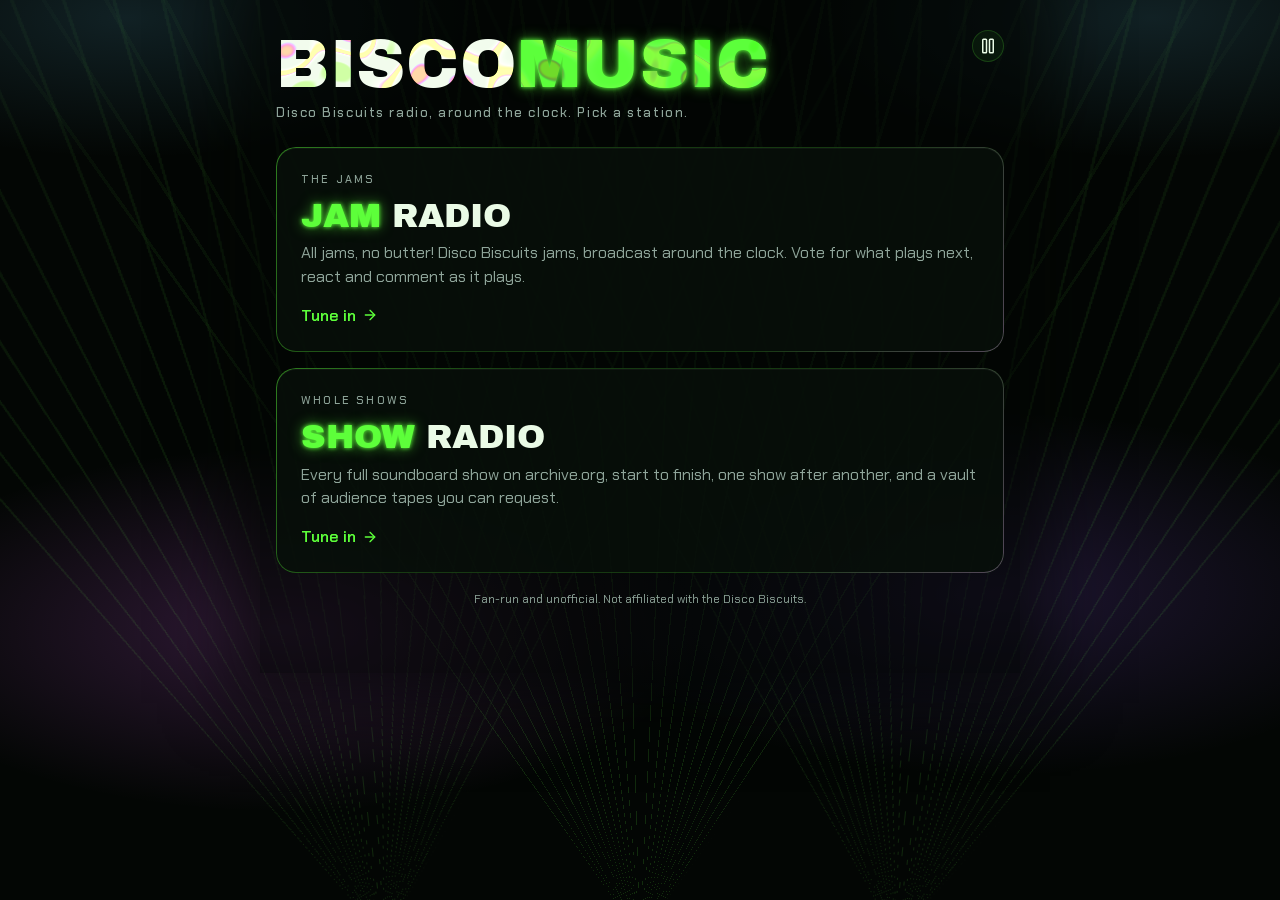
<file: home.html>
<!doctype html>
<html lang="en">
<head>
<meta charset="utf-8">
<meta name="viewport" content="width=device-width, initial-scale=1">
<title>biscomusic · Disco Biscuits radio</title>
<meta name="description" content="Two Disco Biscuits radio stations: Jam Radio plays the jams, Show Radio plays every full soundboard show on archive.org.">
<meta name="theme-color" content="#030604">
<link rel="icon" href="/static/favicon.svg" type="image/svg+xml">
<link rel="apple-touch-icon" href="/static/apple-touch-icon.png">
<meta property="og:type" content="website">
<meta property="og:site_name" content="biscomusic">
<meta property="og:title" content="biscomusic · Disco Biscuits radio">
<meta property="og:description" content="Jam Radio plays the jams. Show Radio plays every full soundboard show, start to finish.">
<meta property="og:url" content="https://biscomusic.com/">
<meta property="og:image" content="https://jams.biscomusic.com/static/og.png">
<meta name="twitter:card" content="summary_large_image">
<meta name="twitter:image" content="https://jams.biscomusic.com/static/og.png">
<link rel="preload" href="/static/fonts/archivo-black-400.woff2" as="font" type="font/woff2" crossorigin>
<link rel="preload" href="/static/fonts/chakra-petch-400.woff2" as="font" type="font/woff2" crossorigin>
<link rel="stylesheet" href="/static/app.css">
<meta name="icons" content="/static/icons.svg">
<style>
.stations{display:grid;gap:16px}
a.station{display:block;padding:24px;color:inherit;text-decoration:none}
a.station:hover{border-color:rgba(93,255,58,.5)}
a.station:hover .go{text-decoration:underline}
.station .name{font:400 clamp(24px,6vw,34px)/1.05 var(--logo);margin:10px 0 8px}
.station .name span{color:var(--accent);text-shadow:0 0 4px var(--accent),0 0 14px rgba(93,255,58,.6)}
.station p{margin:0;color:var(--dim)}
.station .go{display:inline-flex;align-items:center;gap:6px;margin-top:16px;color:var(--accent);font-weight:600}
.station .go .i{width:16px;height:16px}
</style>
</head>
<body>
<div class="lasers" aria-hidden="true"><i></i><i></i><i></i></div>
<main class="wrap">
  <header>
    <div class="brand">
      <h1 data-oil>BISCO<span>MUSIC</span></h1>
      <p class="tagline">Disco Biscuits radio, around the clock. Pick a station.</p>
    </div>
    <div class="hside">
      <button class="ghost motion" id="motion" type="button" aria-pressed="false" aria-label="Pause animations"><svg class="i" aria-hidden="true"><use href="/static/icons.svg#pause"/></svg></button>
    </div>
  </header>

  <nav class="stations" aria-label="Stations">
    <a class="station now" href="https://jams.biscomusic.com/" data-local="/">
      <div class="label">The jams</div>
      <div class="name"><span>JAM</span> RADIO</div>
      <p>All jams, no butter! Disco Biscuits jams, broadcast around the clock. Vote for what plays next, react and comment as it plays.</p>
      <span class="go">Tune in <svg class="i" aria-hidden="true"><use href="/static/icons.svg#arrow-right"/></svg></span>
    </a>
    <a class="station now" href="https://shows.biscomusic.com/" data-local="/shows/">
      <div class="label">Whole shows</div>
      <div class="name"><span>SHOW</span> RADIO</div>
      <p>Every full soundboard show on archive.org, start to finish, one show after another, and a vault of audience tapes you can request.</p>
      <span class="go">Tune in <svg class="i" aria-hidden="true"><use href="/static/icons.svg#arrow-right"/></svg></span>
    </a>
  </nav>
  <p class="fine">Fan-run and unofficial. Not affiliated with the Disco Biscuits.</p>
</main>
<script src="/static/icon.js"></script>
<script src="/static/a11y.js"></script>
<script src="/static/oil.js"></script>
<script>
// On biscomusic.com: the jam radio used to live here as an installed app; let go of its service worker.
// Elsewhere (server.py, a Pages preview) the stations are paths of this site.
if (/(^|\.)biscomusic\.com$/.test(location.hostname)) navigator.serviceWorker?.getRegistrations().then(rs => rs.forEach(r => r.unregister()));
else document.querySelectorAll('a[data-local]').forEach(a => { a.href = a.dataset.local; });
</script>
</body>
</html>
</file>
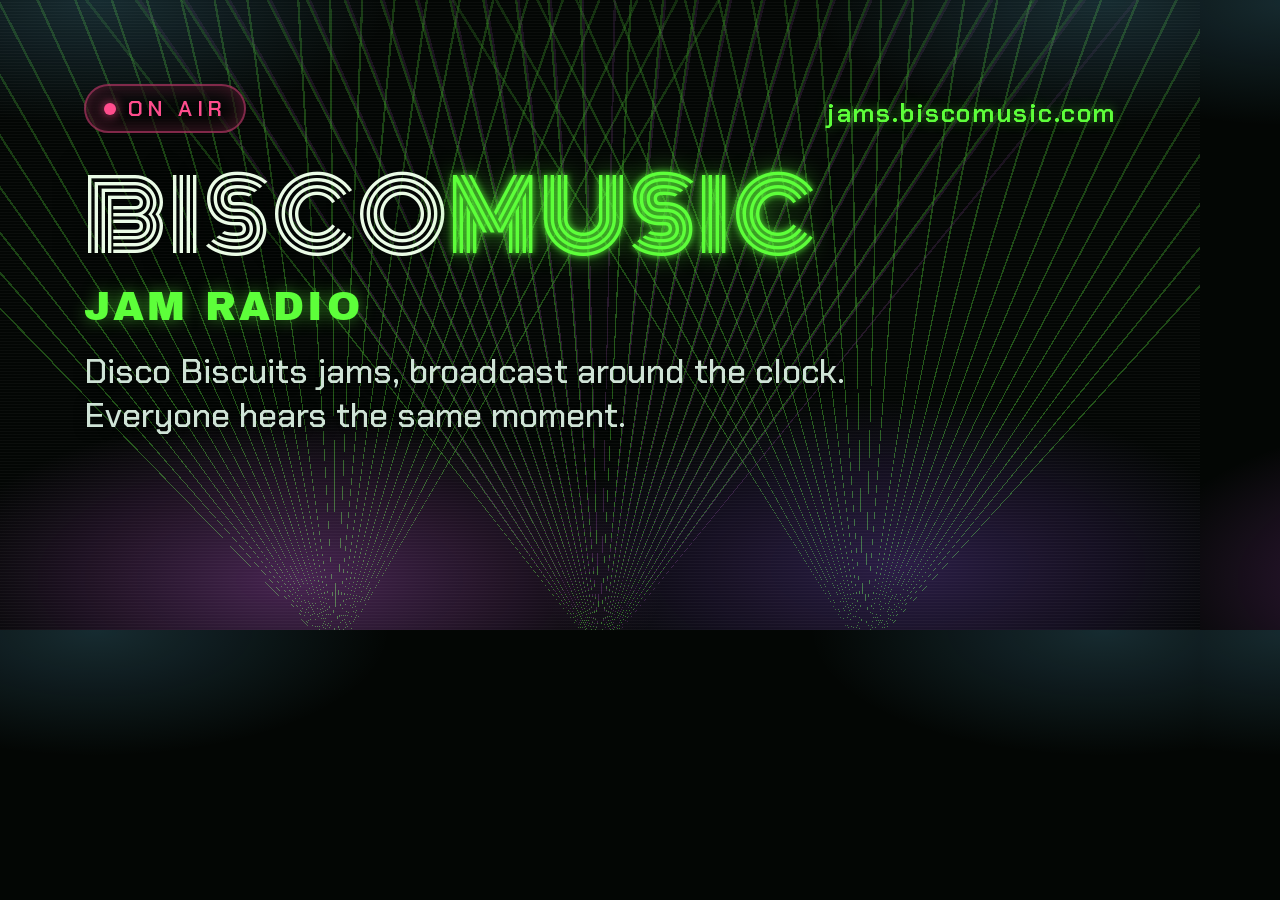
<file: art/og.html>
<!doctype html>
<!-- Source for static/og.png (1200x630 link preview). Regenerate with art/render.sh -->
<html><head><meta charset="utf-8"><style>
@font-face{font-family:'Chakra Petch';font-weight:500;src:url(../static/fonts/chakra-petch-500.woff2)}
@font-face{font-family:'Chakra Petch';font-weight:600;src:url(../static/fonts/chakra-petch-600.woff2)}
@font-face{font-family:'Archivo Black';src:url(../static/fonts/archivo-black-400.woff2)}
@font-face{font-family:'Monoton';src:url(../static/fonts/monoton-400.woff2)}
html,body{margin:0;width:1200px;height:630px;overflow:hidden}
body{background:
    radial-gradient(520px 240px at 25% 92%,rgba(226,104,255,.30),transparent 70%),
    radial-gradient(520px 240px at 75% 90%,rgba(155,92,255,.26),transparent 70%),
    radial-gradient(420px 180px at 8% 0%,rgba(111,214,255,.18),transparent 70%),
    radial-gradient(420px 180px at 92% 0%,rgba(111,214,255,.18),transparent 70%),#030604;
  color:#eafbe6;font-family:'Chakra Petch',sans-serif;position:relative}
.lasers{position:absolute;inset:0;mix-blend-mode:screen;opacity:.55}
.lasers i{position:absolute;bottom:-4%;width:1900px;height:1200px;left:var(--x);transform:translateX(-50%) rotate(var(--r,0deg));transform-origin:50% 100%;
  background:repeating-conic-gradient(from 0deg at 50% 100%,transparent 0deg 2.6deg,var(--c,rgba(93,255,58,.8)) 2.6deg 2.8deg);
  clip-path:polygon(50% 100%,0 0,100% 0);
  -webkit-mask-image:radial-gradient(ellipse 55% 100% at 50% 100%,#000 0%,rgba(0,0,0,.55) 45%,transparent 95%)}
.lasers i:nth-child(1){--x:28%;--r:-6deg}.lasers i:nth-child(2){--x:50%}.lasers i:nth-child(3){--x:72%;--r:6deg}
.lasers i:nth-child(4){--x:50%;--r:3deg;--c:rgba(226,104,255,.4)}
.scan{position:absolute;inset:0;background:repeating-linear-gradient(0deg,rgba(255,255,255,.03) 0 1px,transparent 1px 3px)}
.wrap{position:absolute;left:84px;top:84px;right:84px}
.live{display:inline-flex;align-items:center;gap:12px;font-size:22px;font-weight:600;letter-spacing:.2em;color:#ff4d8d;border:2px solid rgba(255,77,141,.5);padding:8px 18px;border-radius:999px;background:rgba(3,6,4,.6);box-shadow:0 0 22px rgba(255,77,141,.3) inset}
.live i{width:12px;height:12px;border-radius:50%;background:#ff4d8d;box-shadow:0 0 12px #ff4d8d}
h1{font:400 96px/1 'Monoton';margin:36px 0 22px;letter-spacing:.03em;white-space:nowrap;text-shadow:0 0 30px rgba(3,6,4,.9)}
h1 span{color:#5dff3a;text-shadow:0 0 6px #5dff3a,0 0 24px rgba(93,255,58,.7)}
.dial{font:400 40px/1 'Archivo Black';letter-spacing:.08em;color:#5dff3a;margin:0 0 22px;text-shadow:0 0 16px rgba(93,255,58,.5)}
p{font-size:34px;font-weight:500;line-height:1.3;color:#cfe3d6;margin:0;max-width:900px;text-shadow:0 2px 12px #030604}
.url{position:absolute;right:84px;top:96px;font-size:26px;font-weight:600;color:#5dff3a;letter-spacing:.06em;text-shadow:0 0 12px rgba(93,255,58,.5)}
</style></head><body>
<div class="lasers"><i></i><i></i><i></i><i></i></div>
<div class="scan"></div>
<div class="url">jams.biscomusic.com</div>
<div class="wrap">
  <div class="live"><i></i>ON AIR</div>
  <h1>BISCO<span>MUSIC</span></h1>
  <div class="dial">JAM RADIO</div>
  <p>Disco Biscuits jams, broadcast around the clock. Everyone hears the same moment.</p>
</div>
</body></html>
</file>
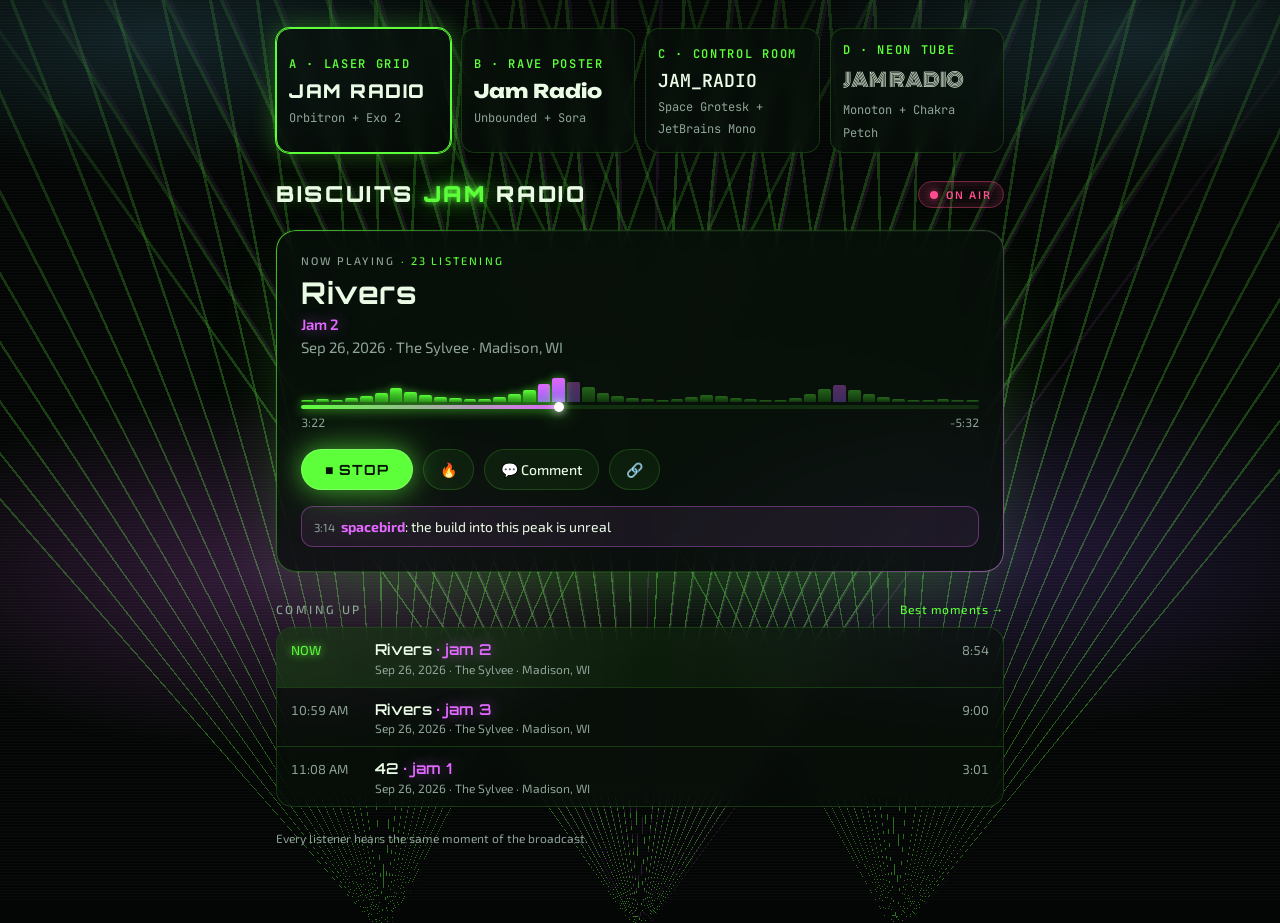
<file: art/styles.html>
<!doctype html>
<!-- Design exploration: "laser show" theme + font options. Not deployed (art/ isn't part of site/). -->
<html lang="en">
<head>
<meta charset="utf-8">
<meta name="viewport" content="width=device-width, initial-scale=1">
<title>Laser theme · font options</title>
<link rel="preconnect" href="https://fonts.googleapis.com">
<link rel="preconnect" href="https://fonts.gstatic.com" crossorigin>
<link href="https://fonts.googleapis.com/css2?family=Orbitron:wght@500;700;900&family=Exo+2:wght@400;500;600;700&family=Unbounded:wght@400;600;800&family=Sora:wght@400;500;600;700&family=Space+Grotesk:wght@400;500;600;700&family=JetBrains+Mono:wght@400;600&family=Monoton&family=Chakra+Petch:wght@400;500;600;700&display=swap" rel="stylesheet">
<style>
/* Palette sampled from the Disco Biscuits laser photo */
:root{
  --bg:#030604; --text:#eafbe6; --dim:#8fa59a; --line:rgba(93,255,58,.18);
  --laser:#5dff3a; --laser-deep:#1f7a12; --magenta:#e268ff; --violet:#9b5cff; --ice:#6fd6ff; --live:#ff4d8d;
  --card:rgba(8,16,10,.72);
  --display:'Orbitron',sans-serif; --body:'Exo 2',sans-serif; --mono:var(--body);
  --logo:var(--display); --logo-size:22px; --logo-track:.12em; --logo-weight:900;
  --song-size:30px; --song-weight:700; --song-track:.02em; --label-track:.2em;
}
[data-font="unbounded"]{--display:'Unbounded',sans-serif;--body:'Sora',sans-serif;--logo-weight:800;--logo-track:.04em;--song-weight:800;--song-track:0}
[data-font="terminal"]{--display:'Space Grotesk',sans-serif;--body:'Space Grotesk',sans-serif;--mono:'JetBrains Mono',monospace;--logo:'JetBrains Mono',monospace;--logo-weight:600;--logo-track:.08em;--song-size:32px;--song-weight:700;--song-track:-.01em}
[data-font="neon"]{--display:'Chakra Petch',sans-serif;--body:'Chakra Petch',sans-serif;--logo:'Monoton',cursive;--logo-weight:400;--logo-size:34px;--logo-track:.04em;--song-weight:700;--song-track:.01em}
/* Monoton's tube lines blur under a heavy glow; keep it tight */
[data-font="neon"] .logo{text-shadow:none}
[data-font="neon"] .logo span{text-shadow:0 0 4px var(--laser),0 0 14px rgba(93,255,58,.6)}

*{box-sizing:border-box}
html{background:var(--bg)}
body{margin:0;color:var(--text);font:15px/1.5 var(--body);min-height:100vh;overflow-x:hidden;
  background:
    radial-gradient(600px 260px at 22% 62%,rgba(226,104,255,.22),transparent 70%),
    radial-gradient(600px 260px at 78% 60%,rgba(155,92,255,.20),transparent 70%),
    radial-gradient(500px 200px at 12% 4%,rgba(111,214,255,.14),transparent 70%),
    radial-gradient(500px 200px at 88% 4%,rgba(111,214,255,.14),transparent 70%),
    var(--bg)}

/* Laser fans: thin beams from emitters along the stage line, fading upward */
.lasers{position:fixed;inset:0;pointer-events:none;z-index:0;mix-blend-mode:screen;opacity:.55}
.lasers i{position:absolute;bottom:-4%;width:160vmax;height:110vmax;left:var(--x);transform:translateX(-50%) rotate(var(--r,0deg));transform-origin:50% 100%;
  background:repeating-conic-gradient(from 0deg at 50% 100%,transparent 0deg 2.6deg,var(--c,rgba(93,255,58,.8)) 2.6deg 2.8deg);
  clip-path:polygon(50% 100%,0 0,100% 0);
  -webkit-mask-image:radial-gradient(ellipse 55% 100% at 50% 100%,#000 0%,rgba(0,0,0,.55) 45%,transparent 95%);
  mask-image:radial-gradient(ellipse 55% 100% at 50% 100%,#000 0%,rgba(0,0,0,.55) 45%,transparent 95%);
  animation:sweep 9s ease-in-out infinite alternate}
.lasers i:nth-child(1){--x:30%;--r:-6deg;animation-delay:-2s}
.lasers i:nth-child(2){--x:50%;--r:0deg;--c:rgba(93,255,58,.9)}
.lasers i:nth-child(3){--x:70%;--r:6deg;animation-delay:-5s}
.lasers i:nth-child(4){--x:50%;--c:rgba(226,104,255,.35);--r:3deg;animation-duration:13s}
@keyframes sweep{to{transform:translateX(-50%) rotate(calc(var(--r,0deg) + 5deg))}}
.scan{position:fixed;inset:0;pointer-events:none;z-index:0;background:repeating-linear-gradient(0deg,rgba(255,255,255,.025) 0 1px,transparent 1px 3px)}

.wrap{position:relative;z-index:1;max-width:760px;margin:0 auto;padding:28px 16px 64px}

/* Font switcher */
.picker{display:grid;grid-template-columns:repeat(4,1fr);gap:10px;margin-bottom:28px}
.picker button{all:unset;cursor:pointer;background:rgba(8,16,10,.6);border:1px solid var(--line);border-radius:14px;padding:12px 12px 10px;backdrop-filter:blur(8px)}
.picker button[aria-pressed="true"]{border-color:var(--laser);box-shadow:0 0 0 1px var(--laser),0 0 24px rgba(93,255,58,.35)}
.picker b{display:block;font-size:12px;letter-spacing:.14em;text-transform:uppercase;color:var(--laser);font-family:'JetBrains Mono',monospace;font-weight:600}
.picker .spec{display:block;font-size:19px;margin:6px 0 2px;color:var(--text);white-space:nowrap;overflow:hidden;text-overflow:ellipsis}
.picker small{color:var(--dim);font-size:12px;font-family:'JetBrains Mono',monospace}
.picker:focus-within button:focus-visible{outline:2px solid var(--laser);outline-offset:2px}

/* Player mock in the new theme */
header{display:flex;align-items:center;justify-content:space-between;margin-bottom:22px;gap:12px}
.logo{font-family:var(--logo);font-weight:var(--logo-weight);font-size:var(--logo-size);letter-spacing:var(--logo-track);margin:0;line-height:1.1;
  text-shadow:0 0 18px rgba(93,255,58,.35)}
.logo span{color:var(--laser);text-shadow:0 0 6px var(--laser),0 0 22px rgba(93,255,58,.8),0 0 48px rgba(93,255,58,.45)}
.live{display:inline-flex;align-items:center;gap:8px;font:600 11px/1 var(--mono);letter-spacing:.18em;color:var(--live);border:1px solid rgba(255,77,141,.45);padding:7px 11px;border-radius:999px;box-shadow:0 0 16px rgba(255,77,141,.25) inset;white-space:nowrap}
.live i{width:8px;height:8px;border-radius:50%;background:var(--live);box-shadow:0 0 10px var(--live);animation:pulse 1.4s infinite}
@keyframes pulse{50%{opacity:.25}}

.now{position:relative;background:var(--card);border:1px solid var(--line);border-radius:20px;padding:24px;backdrop-filter:blur(14px);
  box-shadow:0 0 0 1px rgba(93,255,58,.05),0 30px 80px -30px rgba(93,255,58,.35),inset 0 1px 0 rgba(255,255,255,.04)}
.now::before{content:"";position:absolute;inset:-1px;border-radius:inherit;padding:1px;pointer-events:none;
  background:linear-gradient(120deg,rgba(93,255,58,.7),transparent 30%,transparent 70%,rgba(226,104,255,.6));
  -webkit-mask:linear-gradient(#000 0 0) content-box,linear-gradient(#000 0 0);-webkit-mask-composite:xor;mask-composite:exclude}
.label{font:500 11px/1 var(--mono);letter-spacing:var(--label-track);text-transform:uppercase;color:var(--dim)}
.label .count{color:var(--laser);margin-left:6px}
.song{font-family:var(--display);font-size:var(--song-size);font-weight:var(--song-weight);letter-spacing:var(--song-track);margin:10px 0 4px;line-height:1.1}
.jam{color:var(--magenta);font-weight:600;text-shadow:0 0 14px rgba(226,104,255,.5)}
.show{color:var(--dim)}
.heat{display:flex;align-items:flex-end;gap:2px;height:24px;margin-top:20px}
.heat b{flex:1;border-radius:2px 2px 0 0;background:linear-gradient(var(--laser),var(--laser-deep));opacity:.35}
.heat b.p{opacity:1;box-shadow:0 0 8px rgba(93,255,58,.6)}
.heat b.hot{background:linear-gradient(var(--magenta),var(--violet))}
.bar{height:4px;background:rgba(93,255,58,.12);border-radius:2px;margin:3px 0 6px;position:relative}
.bar div{height:100%;width:38%;border-radius:2px;background:linear-gradient(90deg,var(--laser),var(--magenta));box-shadow:0 0 12px var(--laser)}
.bar div::after{content:"";position:absolute;left:38%;top:50%;width:10px;height:10px;border-radius:50%;background:#fff;transform:translate(-50%,-50%);box-shadow:0 0 10px #fff,0 0 22px var(--laser)}
.times{display:flex;justify-content:space-between;font:12px var(--mono);color:var(--dim);font-variant-numeric:tabular-nums}
.controls{display:flex;gap:10px;margin-top:20px;flex-wrap:wrap;align-items:center}
.btn{font:700 14px var(--display);letter-spacing:.06em;text-transform:uppercase;border-radius:999px;padding:12px 24px;cursor:pointer;border:0;color:#031203;
  background:var(--laser);box-shadow:0 0 0 1px rgba(255,255,255,.2) inset,0 0 24px rgba(93,255,58,.55),0 0 60px rgba(93,255,58,.25)}
.ghost{font:500 14px var(--body);color:var(--text);background:rgba(93,255,58,.06);border:1px solid var(--line);border-radius:999px;padding:11px 16px;cursor:pointer}
.pop{margin-top:16px;background:rgba(226,104,255,.08);border:1px solid rgba(226,104,255,.35);border-radius:12px;padding:9px 12px;font-size:14px}
.pop small{font-family:var(--mono);color:var(--dim);margin-right:6px}
.pop b{color:var(--magenta)}
h2{font:500 12px var(--mono);letter-spacing:var(--label-track);text-transform:uppercase;color:var(--dim);margin:30px 0 10px;display:flex;justify-content:space-between}
h2 a{color:var(--laser);text-decoration:none;letter-spacing:.04em;text-transform:none}
ol{list-style:none;margin:0;padding:0;border:1px solid var(--line);border-radius:16px;overflow:hidden;background:rgba(8,16,10,.55);backdrop-filter:blur(10px)}
li{display:grid;grid-template-columns:72px 1fr auto;gap:12px;padding:11px 14px;border-top:1px solid var(--line);align-items:baseline}
li:first-child{border-top:0}
li .t,li .d{font:13px var(--mono);color:var(--dim);font-variant-numeric:tabular-nums}
li .s{font-family:var(--display);font-weight:600;letter-spacing:var(--song-track)}
li .s small{display:block;font:12px var(--body);color:var(--dim);letter-spacing:0}
li.cur{background:linear-gradient(90deg,rgba(93,255,58,.12),transparent)}
li.cur .t{color:var(--laser);text-shadow:0 0 8px var(--laser)}
.note{color:var(--dim);font-size:12px;margin-top:22px}
@media(max-width:560px){.picker{grid-template-columns:repeat(2,1fr)}.song{font-size:calc(var(--song-size) * .8)}.logo{font-size:calc(var(--logo-size) * .8)}li{grid-template-columns:58px 1fr auto}.ghost .wide{display:none}}
@media(prefers-reduced-motion:reduce){*{animation:none!important}}
</style>
</head>
<body data-font="orbitron">
<div class="lasers" aria-hidden="true"><i></i><i></i><i></i><i></i></div>
<div class="scan" aria-hidden="true"></div>

<main class="wrap">
  <div class="picker" role="group" aria-label="Font options">
    <button data-pick="orbitron" aria-pressed="true"><b>A · Laser Grid</b><span class="spec" style="font:900 19px Orbitron;letter-spacing:.08em">JAM RADIO</span><small>Orbitron + Exo 2</small></button>
    <button data-pick="unbounded" aria-pressed="false"><b>B · Rave Poster</b><span class="spec" style="font:800 19px Unbounded">Jam Radio</span><small>Unbounded + Sora</small></button>
    <button data-pick="terminal" aria-pressed="false"><b>C · Control Room</b><span class="spec" style="font:600 18px 'JetBrains Mono'">JAM_RADIO</span><small>Space Grotesk + JetBrains Mono</small></button>
    <button data-pick="neon" aria-pressed="false"><b>D · Neon Tube</b><span class="spec" style="font:400 19px Monoton">JAM RADIO</span><small>Monoton + Chakra Petch</small></button>
  </div>

  <header>
    <h1 class="logo">BISCUITS <span>JAM</span> RADIO</h1>
    <div class="live"><i></i>ON AIR</div>
  </header>

  <section class="now">
    <div class="label">Now playing<span class="count">· 23 listening</span></div>
    <div class="song">Rivers</div>
    <div><span class="jam">Jam 2</span></div>
    <div class="show">Sep 26, 2026 · The Sylvee · Madison, WI</div>
    <div class="heat" id="heat"></div>
    <div class="bar"><div></div></div>
    <div class="times"><span>3:22</span><span>-5:32</span></div>
    <div class="controls">
      <button class="btn">■ Stop</button>
      <button class="ghost" aria-label="React with fire">🔥</button>
      <button class="ghost">💬<span class="wide"> Comment</span></button>
      <button class="ghost" aria-label="Share">🔗</button>
    </div>
    <div class="pop"><small>3:14</small><b>spacebird</b>: the build into this peak is unreal</div>
  </section>

  <h2>Coming up <a href="#">Best moments →</a></h2>
  <ol>
    <li class="cur"><span class="t">NOW</span><span class="s">Rivers <span class="jam">· jam 2</span><small>Sep 26, 2026 · The Sylvee · Madison, WI</small></span><span class="d">8:54</span></li>
    <li><span class="t">10:59 AM</span><span class="s">Rivers <span class="jam">· jam 3</span><small>Sep 26, 2026 · The Sylvee · Madison, WI</small></span><span class="d">9:00</span></li>
    <li><span class="t">11:08 AM</span><span class="s">42 <span class="jam">· jam 1</span><small>Sep 26, 2026 · The Sylvee · Madison, WI</small></span><span class="d">3:01</span></li>
  </ol>
  <p class="note">Every listener hears the same moment of the broadcast.</p>
</main>
<script>
const h = [2,3,2,4,6,9,14,10,7,5,4,3,3,5,8,12,18,24,20,15,9,6,4,3,2,3,5,7,6,4,3,2,2,4,8,13,17,12,8,5,3,2,2,3,2,2];
document.getElementById('heat').append(...h.map((v, i) => { const b = document.createElement('b'); b.style.height = (100 * v / 24) + '%'; b.className = (i < 18 ? 'p' : '') + (v > 15 ? ' hot' : ''); return b; }));
document.querySelectorAll('[data-pick]').forEach(b => b.onclick = () => {
  document.body.dataset.font = b.dataset.pick;
  document.querySelectorAll('[data-pick]').forEach(x => x.setAttribute('aria-pressed', x === b));
});
</script>
</body>
</html>
</file>
<file: static/app.css>
/* Biscuits Jam Radio: the radio page (index.html) and the panels that open over it (static/<route>.js)
   "Laser show" theme: palette sampled from a Disco Biscuits laser photo.
   Fonts: Archivo Black (logo) + Chakra Petch (everything else), self-hosted, SIL OFL (see fonts/). */

@font-face{font-family:'Chakra Petch';font-style:normal;font-weight:400;font-display:swap;src:url(fonts/chakra-petch-400.woff2) format('woff2')}
@font-face{font-family:'Chakra Petch';font-style:normal;font-weight:500;font-display:swap;src:url(fonts/chakra-petch-500.woff2) format('woff2')}
@font-face{font-family:'Chakra Petch';font-style:normal;font-weight:600;font-display:swap;src:url(fonts/chakra-petch-600.woff2) format('woff2')}
@font-face{font-family:'Chakra Petch';font-style:normal;font-weight:700;font-display:swap;src:url(fonts/chakra-petch-700.woff2) format('woff2')}
@font-face{font-family:'Archivo Black';font-style:normal;font-weight:400;font-display:swap;src:url(fonts/archivo-black-400.woff2) format('woff2')}

:root{
  --bg:#030604; --card:rgba(8,16,10,.84); --card-solid:#08100a; --line:rgba(93,255,58,.18); --text:#eafbe6; --dim:#8fa59a;
  --accent:#5dff3a; --accent-deep:#1f7a12;          /* laser green */
  --accent2:#e268ff; --violet:#9b5cff;              /* stage haze */
  --ice:#6fd6ff;                                    /* chandeliers */
  --live:#ff4d8d;
  --font:'Chakra Petch',system-ui,-apple-system,'Segoe UI',sans-serif;
  --logo:'Archivo Black','Chakra Petch',sans-serif;
}
*{box-sizing:border-box}
html{background:var(--bg)}
body{margin:0;color:var(--text);font:16px/1.45 var(--font);min-height:100vh;overflow-x:hidden;
  background:
    radial-gradient(600px 260px at 22% 70%,rgba(226,104,255,.20),transparent 70%),
    radial-gradient(600px 260px at 78% 66%,rgba(155,92,255,.18),transparent 70%),
    radial-gradient(500px 200px at 10% 2%,rgba(111,214,255,.13),transparent 70%),
    radial-gradient(500px 200px at 90% 2%,rgba(111,214,255,.13),transparent 70%),
    var(--bg)}

/* Laser fans from emitters along the "stage" at the bottom of the screen; faint, so they stay behind the music */
.lasers{position:fixed;inset:0;pointer-events:none;z-index:0;mix-blend-mode:screen;opacity:.18;overflow:hidden}
.lasers i{position:absolute;bottom:-4%;width:160vmax;height:110vmax;left:var(--x);transform:translateX(-50%) rotate(var(--r,0deg));transform-origin:50% 100%;will-change:transform;
  background:repeating-conic-gradient(from 0deg at 50% 100%,transparent 0deg 2.6deg,var(--c,rgba(93,255,58,.8)) 2.6deg 2.8deg);
  clip-path:polygon(50% 100%,0 0,100% 0);
  -webkit-mask-image:radial-gradient(ellipse 55% 100% at 50% 100%,#000 0%,rgba(0,0,0,.55) 45%,transparent 95%);
  mask-image:radial-gradient(ellipse 55% 100% at 50% 100%,#000 0%,rgba(0,0,0,.55) 45%,transparent 95%);
  animation:sweep 14s ease-in-out infinite alternate}
.lasers i:nth-child(1){--x:30%;--r:-6deg;animation-delay:-3s}
.lasers i:nth-child(2){--x:50%;--c:rgba(93,255,58,.9)}
.lasers i:nth-child(3){--x:70%;--r:6deg;animation-delay:-8s}
@keyframes sweep{to{transform:translateX(-50%) rotate(calc(var(--r,0deg) + 5deg))}}

.wrap{position:relative;z-index:1;max-width:760px;margin:0 auto;padding:30px 16px 64px}
/* A dark veil over the lasers behind the content, so text that isn't on a card (headings, the tagline,
   links) keeps 4.5:1 contrast when a beam passes behind it (WCAG 1.4.3). */
.wrap::before{content:"";position:absolute;inset:0;z-index:-1;pointer-events:none;background:rgba(3,6,4,.6);
  box-shadow:0 0 60px 30px rgba(3,6,4,.6)}
header{display:flex;align-items:flex-start;justify-content:space-between;gap:12px;margin-bottom:24px}
/* Right of the name: the ON AIR pill, and the pause-animations button beside it (under it on phones,
   leaving the name more room) */
.hside{display:flex;align-items:center;gap:8px;flex:none}
@media(max-width:480px){.hside{flex-direction:column;align-items:flex-end}}
.hside .motion{width:32px;height:32px;padding:0;border-radius:50%}
/* The biscomusic wordmark, the same on every page, as big as fits on one line beside the pill: "BISCOMUSIC"
   is 7.3em wide in Archivo Black, so 100cqw / 7.4 of the brand box, up to 68px. The rem floor makes it grow
   with text zoom (WCAG 1.4.4). static/oil.js fills the letters with moving oil. Under it, the station's
   name (.dial) in solid green: it stays readable at any size, where the oil wouldn't. */
.brand{flex:1;min-width:0;container-type:inline-size}
h1{font:400 clamp(32px,8vw,68px)/1 var(--logo);letter-spacing:.01em;margin:0}
@supports (width:1cqw){h1{font-size:max(.875rem,min(68px,100cqw / 7.4))}}
h1 span{color:var(--accent);text-shadow:0 0 4px var(--accent),0 0 14px rgba(93,255,58,.6)}
/* The name links back to the station picker (biscomusic.com); it keeps the heading's look */
h1 a{color:inherit;text-decoration:none}
.dial{margin:10px 0 0;font:400 clamp(18px,4.6vw,24px)/1 var(--logo);letter-spacing:.08em;color:var(--accent);text-shadow:0 0 10px rgba(93,255,58,.45)}
.tagline{margin:6px 0 0;font-size:13px;font-weight:500;letter-spacing:.12em;color:var(--dim)}
.live{display:inline-flex;align-items:center;gap:8px;font-size:11px;font-weight:600;letter-spacing:.18em;color:var(--dim);border:1px solid var(--line);padding:7px 11px;border-radius:999px;white-space:nowrap}
.live i{width:8px;height:8px;border-radius:50%;background:var(--dim)}
.live.on{color:var(--live);border-color:rgba(255,77,141,.45);box-shadow:0 0 16px rgba(255,77,141,.25) inset}
.live.on i{background:var(--live);box-shadow:0 0 10px var(--live);animation:pulse 1.4s infinite}
@keyframes pulse{50%{opacity:.25}}

/* Cards: dark glass with a faint green-to-magenta edge */
.now,.moment,.cform{position:relative;background:var(--card);border:1px solid var(--line);border-radius:20px}
.now{padding:24px;box-shadow:inset 0 1px 0 rgba(255,255,255,.04)}
.now::before,.moment::before{content:"";position:absolute;inset:-1px;border-radius:inherit;padding:1px;pointer-events:none;opacity:.5;
  background:linear-gradient(120deg,rgba(93,255,58,.7),transparent 30%,transparent 70%,rgba(226,104,255,.6));
  -webkit-mask:linear-gradient(#000 0 0) content-box,linear-gradient(#000 0 0);-webkit-mask-composite:xor;mask-composite:exclude}
.label{font-size:11px;font-weight:500;letter-spacing:.2em;text-transform:uppercase;color:var(--dim)}
.count{color:var(--accent);margin-left:6px}
.count::before{content:"· ";color:var(--dim)}
.song{font-size:32px;font-weight:700;letter-spacing:.01em;margin:10px 0 4px;line-height:1.1}
/* static/oil.js paints [data-oil] letters on a canvas over them; the text itself stays for layout and selection */
.oil,.oil *{color:transparent}
.oil::selection,.oil *::selection{color:transparent;background:rgba(93,255,58,.3)}
.oil-canvas{position:absolute;pointer-events:none}
.jam{color:var(--accent2);font-weight:600}
.show{color:var(--dim)}
.show a{color:inherit;text-decoration:underline;text-decoration-color:var(--line);text-underline-offset:3px}
.show a:hover{color:var(--text)}

.times{display:flex;justify-content:space-between;font-size:12px;color:var(--dim);font-variant-numeric:tabular-nums}

.controls{display:flex;align-items:center;gap:12px;margin-top:20px;flex-wrap:wrap}
button{font:700 14px var(--font);letter-spacing:.08em;text-transform:uppercase;border:0;border-radius:999px;padding:12px 26px;cursor:pointer;color:#031203;
  background:var(--accent);box-shadow:inset 0 0 0 1px rgba(255,255,255,.2),0 0 14px rgba(93,255,58,.3)}
button.stop{background:transparent;color:var(--accent);box-shadow:inset 0 0 0 1px var(--accent)}
button.ghost{background:rgba(93,255,58,.06);color:var(--text);box-shadow:none;border:1px solid var(--line);padding:10px 16px;font-weight:500;letter-spacing:.02em;text-transform:none}
button.ghost:hover{border-color:rgba(93,255,58,.5)}
button .wide{margin-left:.35em}
button.fire{padding:10px 14px;font-size:16px;position:relative;overflow:visible}
input[type=range]{accent-color:var(--accent);width:120px}
.eq{display:flex;gap:3px;align-items:flex-end;height:22px;margin-left:auto;opacity:0;transition:opacity .3s}
.eq.on{opacity:1}.eq b{width:4px;background:var(--accent);box-shadow:0 0 6px var(--accent);border-radius:2px;animation:eq 1s infinite ease-in-out}
.eq b:nth-child(2){animation-delay:-.4s}.eq b:nth-child(3){animation-delay:-.7s}.eq b:nth-child(4){animation-delay:-.2s}
@keyframes eq{0%,100%{height:4px}50%{height:22px}}

/* Comment pop-ups and the comment form */
.pops{margin-top:16px;display:flex;flex-direction:column;gap:6px;min-height:0}
.pop{background:rgba(226,104,255,.08);border:1px solid rgba(226,104,255,.35);border-radius:12px;padding:8px 12px;font-size:15px;animation:popin .35s ease-out}
.pop b,.cl b{color:var(--accent2);font-weight:600}
.pop small,.cl small{color:var(--dim);font-variant-numeric:tabular-nums;margin-right:6px}
@keyframes popin{from{opacity:0;transform:translateY(6px)}}
.cform{padding:16px;margin-top:16px;display:grid;gap:10px}
.cform input,.cform textarea{width:100%;background:rgba(0,0,0,.45);color:var(--text);border:1px solid var(--line);border-radius:10px;padding:10px 12px;font:inherit}
.cform input:focus,.cform textarea:focus{border-color:var(--accent);outline:none;box-shadow:0 0 0 1px var(--accent),0 0 16px rgba(93,255,58,.25)}
.cform textarea{min-height:72px;resize:vertical}
.cform .row{display:flex;gap:10px;align-items:center;flex-wrap:wrap}
.cform .msg{color:var(--live);font-size:13px}
.cform .count{color:var(--dim);font-size:12px;margin-left:auto}
.cform .count::before{content:none}

/* Lists */
h2{font-size:12px;font-weight:500;letter-spacing:.2em;text-transform:uppercase;color:var(--dim);margin:32px 0 10px}
h2.split{display:flex;justify-content:space-between;align-items:baseline;gap:12px}
h2.split a{color:var(--accent);text-decoration:none;letter-spacing:.04em;text-transform:none;font-size:13px}
ol{list-style:none;margin:0;padding:0;border:1px solid var(--line);border-radius:16px;overflow:hidden;background:rgba(8,16,10,.7)}
li{display:grid;grid-template-columns:72px 1fr auto;gap:12px;padding:11px 14px;border-top:1px solid var(--line);align-items:baseline}
li:first-child{border-top:0}
li .t{color:var(--dim);font-variant-numeric:tabular-nums;font-size:13px}
li .s{font-weight:600}
li .s small{color:var(--dim);display:block;font-size:12px;font-weight:400}
li .d{color:var(--dim);font-size:13px;font-variant-numeric:tabular-nums}
li .jam{color:var(--dim);font-weight:500}
/* Up next: a show's date and venue once, above its run of tracks */
#next li{padding-block:9px}
#next li.grp{display:block;padding:12px 14px 4px;font-size:12px;letter-spacing:.04em;color:var(--dim);background:rgba(0,0,0,.25)}
#next li.grp+li{border-top:0}
#next li.later{grid-template-columns:1fr auto}
.cl li{grid-template-columns:72px 1fr auto}
.cl li.past .t{color:var(--accent)}
.cl .s{font-weight:400}
.cl .empty{grid-column:1/-1;color:var(--dim);font-size:13px}
.cl .sh{background:none;box-shadow:none;border:0;padding:0 4px;font-size:14px;opacity:.5;cursor:pointer}
.cl .sh:hover{opacity:1}
.note{color:var(--dim);font-size:12px;margin-top:24px}

/* Shared-moment card */
.moment{padding:18px 20px;margin-bottom:16px;background:linear-gradient(135deg,rgba(40,18,60,.85),rgba(8,30,14,.85))}
.msong{font-size:21px;font-weight:700;margin:6px 0 2px}
.moment .pop{margin-top:12px;animation:none}
.moment .row{display:flex;align-items:center;gap:12px;margin-top:14px;flex-wrap:wrap}
.mwhen{font-weight:600;color:var(--accent);font-variant-numeric:tabular-nums;margin-right:auto}
.mwhen.now{color:var(--live)}
.moment button.stop{padding:8px 16px;font-size:12px}

.toast{position:fixed;left:50%;bottom:24px;transform:translateX(-50%);background:var(--card-solid);border:1px solid var(--accent);color:var(--text);padding:10px 18px;border-radius:999px;font-size:14px;z-index:20;box-shadow:0 0 24px rgba(93,255,58,.35);animation:popin .25s ease-out}
.flame{position:fixed;pointer-events:none;font-size:22px;animation:rise 1.1s ease-out forwards;z-index:10}
@keyframes rise{to{transform:translate(var(--dx),-90px) scale(1.4);opacity:0}}

[hidden]{display:none!important}
/* Text for screen readers only */
.sr{position:absolute;width:1px;height:1px;margin:-1px;padding:0;border:0;overflow:hidden;clip-path:inset(50%);white-space:nowrap}
:focus-visible{outline:2px solid var(--accent);outline-offset:2px}
/* Busy buttons stay focusable (aria-disabled), so keyboard focus isn't lost while a request runs */
button[aria-disabled="true"]{opacity:.6;cursor:progress}
@media(max-width:480px){
  .song{font-size:26px}li{grid-template-columns:60px 1fr auto}
  .vol,.eq,.wide{display:none}.controls{gap:10px}button{padding:12px 20px}button.ghost{padding:10px 14px}
}
/* Decorative motion stops when animations are paused (static/a11y.js) or, until someone chooses, when the
   system asks for reduced motion */
html.still *,html.still *::before,html.still *::after{animation:none!important;transition:none!important}
@media(prefers-reduced-motion:reduce){html:not(.moving) *,html:not(.moving) *::before,html:not(.moving) *::after{animation:none!important;transition:none!important}}

/* Up next: the ballot rows (with voting) and the list after them share one box */
.upnext h2{margin-top:28px}
.vclose{color:var(--accent);letter-spacing:.06em;text-transform:none;font-size:13px;font-variant-numeric:tabular-nums}
.upnext.closed .vclose{color:var(--accent2)}
.ubox{border:1px solid var(--line);border-radius:16px;overflow:hidden;background:rgba(8,16,10,.7)}
.ubox ol{border:0;border-radius:0;background:none}
.ubox ol+.usub{border-top:1px solid var(--line)}
#pbody:focus{outline:none}   /* focused when a panel opens, so Space reaches the player; not a control */
.usub{margin:0;padding:10px 14px 0;font-size:11px;font-weight:500;letter-spacing:.16em;text-transform:uppercase;color:var(--dim);background:rgba(0,0,0,.25)}
.usub+ol li:first-child.grp{padding-top:6px}
.vlist li{grid-template-columns:1fr 92px auto;align-items:center;gap:12px}
.vlist .s{font-weight:600}
.vlist .meter{display:flex;align-items:center;gap:6px;height:22px}
.vlist .meter i{display:block;height:6px;border-radius:3px;background:linear-gradient(90deg,var(--accent-deep),var(--accent));box-shadow:0 0 8px rgba(93,255,58,.5);transition:width .4s}
.vlist .meter b{font-size:13px;color:var(--text);font-variant-numeric:tabular-nums;min-width:1.5em}
.vlist li.lead .meter i{background:linear-gradient(90deg,var(--violet),var(--accent2));box-shadow:0 0 10px rgba(226,104,255,.6)}
.vlist li.mine{background:linear-gradient(90deg,rgba(93,255,58,.12),transparent)}
.vlist li.blocked .s{opacity:.55}
.vbtn{min-width:96px;min-height:44px;padding:8px 14px;font-size:13px}
li.mine .vbtn{border-color:var(--accent);color:var(--accent)}
.vbtn:disabled{opacity:.6;cursor:default}
.vlist li.top{background:linear-gradient(90deg,rgba(226,104,255,.10),transparent)}
.vall{margin-top:10px;width:100%;min-height:44px}
a.nom{display:inline-flex;align-items:center;justify-content:center;gap:.45em;padding:10px 16px;border-radius:999px;font:500 14px var(--font);letter-spacing:.02em;
  color:var(--text);text-decoration:none;background:rgba(226,104,255,.08);border:1px solid rgba(226,104,255,.45)}
a.nom:hover{border-color:var(--accent2);box-shadow:0 0 16px rgba(226,104,255,.3)}
a.nom .i{width:18px;height:18px;color:var(--accent2)}
.snom{color:var(--dim);font-size:13px;margin:14px 0 0;text-align:center}
.snom a{color:var(--accent2);text-decoration:none;display:inline-flex;align-items:center;gap:4px}
.snom a:hover{text-decoration:underline}
.snom .i{width:14px;height:14px}
#vcat h3{font-size:12px;font-weight:500;letter-spacing:.14em;text-transform:uppercase;color:var(--accent);margin:18px 0 8px}

@media(max-width:480px){.vlist li{grid-template-columns:1fr auto;grid-template-areas:"s b" "m b"}.vlist .s{grid-area:s}.vlist .meter{grid-area:m;height:14px}.vlist .vbtn{grid-area:b;min-width:84px}}

/* Icons (Lucide sprite, static/icons.svg) and chips */
.i{width:1.15em;height:1.15em;flex:none;vertical-align:-.2em}
button,.chip,.toast,.mwhen,h2.split a{display:inline-flex;align-items:center;gap:.45em}
button{justify-content:center}
button.fire .i{width:20px;height:20px;color:#ff9d3a;filter:drop-shadow(0 0 6px rgba(255,140,40,.55))}
button.ghost .i{width:18px;height:18px}
.cl .sh .i{width:15px;height:15px}
.chip{font-size:11px;font-weight:600;letter-spacing:.06em;text-transform:uppercase;line-height:1;padding:4px 8px;border-radius:999px;
  color:var(--accent);border:1px solid rgba(93,255,58,.35);background:rgba(93,255,58,.07);vertical-align:1px;white-space:nowrap}
.chip .i{width:12px;height:12px}
.chip.hot{color:var(--accent2);border-color:rgba(226,104,255,.45);background:rgba(226,104,255,.08)}
li .d .i{color:var(--accent2);width:18px;height:18px}
.flame .i{width:26px;height:26px;color:#ff9d3a;filter:drop-shadow(0 0 8px rgba(255,140,40,.8))}
.mwhen .i,.toast .i{width:16px;height:16px;color:var(--accent)}
.stats{display:flex;gap:6px;margin-top:6px}

.chipbtn{min-height:44px;padding:8px 14px;border-radius:999px;font:500 13px var(--font);letter-spacing:.02em;text-transform:none;
  color:var(--text);background:rgba(93,255,58,.06);border:1px solid var(--line);box-shadow:none}
.chipbtn:hover{border-color:rgba(93,255,58,.55)}
.chipbtn .i{width:15px;height:15px;color:var(--accent)}
.chipbtn[aria-checked="true"]{color:#031203;background:var(--accent);border-color:var(--accent);box-shadow:0 0 16px rgba(93,255,58,.45)}
.chipbtn[aria-checked="true"] .i{color:#031203}
.linkbtn{all:unset;cursor:pointer;color:var(--accent);text-decoration:underline;text-underline-offset:3px}
.linkbtn:focus-visible{outline:2px solid var(--accent);outline-offset:2px}

/* Request sheet: centred panel on desktop, bottom sheet on phones */
dialog.sheet{padding:0;border:1px solid var(--line);border-radius:22px;background:var(--card-solid);color:var(--text);
  width:min(680px,calc(100% - 32px));max-width:none;max-height:min(84vh,820px);overflow:hidden;
  box-shadow:0 0 0 1px rgba(93,255,58,.08),0 30px 120px -20px rgba(93,255,58,.35)}
dialog.sheet[open]{display:flex;flex-direction:column;animation:sheetin .22s ease-out}
dialog.sheet::backdrop{background:rgba(1,3,2,.72);backdrop-filter:blur(3px)}
@keyframes sheetin{from{opacity:0;transform:translateY(16px)}}
.sheet-head{display:flex;align-items:center;gap:12px;padding:18px 18px 6px}
.sheet-head h2{margin:0;font-size:13px;color:var(--text)}
.sheet-head .vclose{margin-left:auto}
.iconbtn{width:44px;height:44px;padding:0;border-radius:50%}
.search{display:flex;align-items:center;gap:10px;margin:8px 18px 4px;padding:0 14px;border:1px solid var(--line);border-radius:14px;background:rgba(0,0,0,.45)}
.search:focus-within{border-color:var(--accent);box-shadow:0 0 0 1px var(--accent),0 0 18px rgba(93,255,58,.25)}
.search .i{color:var(--dim)}
.search input{flex:1;min-width:0;min-height:46px;border:0;outline:none;background:transparent;color:var(--text);font:16px var(--font)}
.search input::placeholder{color:var(--dim)}
.chips{display:flex;gap:8px;padding:10px 18px 12px;overflow-x:auto;scrollbar-width:none;flex:none}
.chips::-webkit-scrollbar{display:none}
.chips .chipbtn{flex:none}
.sheet-body{overflow-y:auto;padding:0 18px 18px;overscroll-behavior:contain}
.scount{color:var(--dim);font-size:13px;margin:4px 0 10px}
.sheet .toast{position:sticky;bottom:12px;left:auto;transform:none;margin:0 auto 12px;width:max-content;max-width:calc(100% - 36px)}
@media(max-width:480px){
  dialog.sheet{width:100%;max-height:86vh;margin:auto 0 0;border-radius:22px 22px 0 0;border-bottom:0}
  dialog.sheet[open]{animation:sheetup .25s ease-out}
  dialog.sheet::before{content:"";display:block;width:40px;height:4px;border-radius:2px;background:var(--line);margin:10px auto 0;flex:none}
  .sheet-head{padding-top:10px}
  .sheet-head .vclose{font-size:12px}
}
@keyframes sheetup{from{transform:translateY(100%)}}

/* Timeline: waveform with flames above and comment avatars below (SoundCloud-style) */
.timeline{position:relative;margin:16px 0 6px}
.flames{position:relative;height:24px}
.wavebox{position:relative;height:64px}
#wave{display:block;width:100%;height:100%}
.avatars{position:relative;height:28px;margin-top:4px}
.fmark,.av{position:absolute;width:44px;height:44px;padding:0;margin:0;transform:translateX(-50%);
  background:none;border:0;box-shadow:none;border-radius:50%;color:inherit;letter-spacing:0;text-transform:none}
.fmark{top:-10px;flex-direction:column;gap:0;justify-content:flex-end;padding-bottom:6px}
.fmark .i{width:18px;height:18px;color:#ff9d3a;filter:drop-shadow(0 0 6px rgba(255,140,40,.7));opacity:.55}
.fmark b{position:absolute;top:2px;left:28px;font-size:10px;color:var(--text);opacity:.6}
.fmark.past .i,.fmark.past b,.fmark:hover .i,.fmark:focus-visible .i{opacity:1}
.av{top:-8px}
.face{display:inline-grid;place-items:center;width:22px;height:22px;border-radius:50%;flex:none;
  font:700 10px/1 var(--font);color:#031203;background:var(--c,#5dff3a);box-shadow:0 0 0 2px var(--card-solid),0 0 10px color-mix(in srgb,var(--c,#5dff3a) 60%,transparent)}
.av .face{opacity:.45;transition:opacity .3s,transform .2s}
.av.past .face{opacity:1}
.av:hover .face,.av:focus-visible .face{opacity:1;transform:scale(1.15)}
.av b{position:absolute;top:4px;right:4px;min-width:16px;height:16px;padding:0 4px;border-radius:8px;font-size:10px;line-height:16px;
  background:var(--accent2);color:#14051a;box-shadow:0 0 8px rgba(226,104,255,.6)}
.fmark:focus-visible,.av:focus-visible{outline:2px solid var(--accent);outline-offset:-6px}
.tcard{position:absolute;z-index:5;top:28px;width:min(280px,100%);background:var(--card-solid);border:1px solid var(--accent2);border-radius:14px;
  padding:10px 12px;box-shadow:0 12px 40px rgba(0,0,0,.6),0 0 24px rgba(226,104,255,.25);animation:popin .15s ease-out}
.tcard.above{top:auto;bottom:34px}
.trow{display:flex;gap:10px;align-items:flex-start}
.trow+.trow{margin-top:10px}
.trow b{font-weight:600;color:var(--accent2);margin-right:6px}
.trow small{color:var(--dim);font-variant-numeric:tabular-nums}
.trow p{margin:2px 0 0;font-size:14px;line-height:1.35;overflow-wrap:anywhere}
.trow .i.big{width:22px;height:22px;color:#ff9d3a}
.tcard .more{display:block;margin-top:8px;color:var(--dim)}
@media(max-width:480px){.wavebox{height:52px}}

/* The song behind the jam: one line, and a player for a song clip (playClip) */
.about{margin:16px 0 0;padding-top:12px;border-top:1px solid var(--line);display:flex;flex-wrap:wrap;justify-content:space-between;gap:4px 12px;font-size:14px;color:var(--dim)}
.about a{color:var(--accent);text-decoration:none;display:inline-flex;align-items:center;gap:4px}
.about a:hover{text-decoration:underline}
.about a .i{width:14px;height:14px}
.fhead{display:flex;align-items:center;justify-content:space-between;gap:12px;min-height:28px}
.frow{display:flex;flex-wrap:wrap;align-items:center;gap:10px;margin-top:12px}
.fbip{margin-left:auto;display:inline-flex;align-items:center;gap:4px;min-height:44px;color:var(--dim);font-size:13px;text-decoration:none}
.fbip:hover{color:var(--accent);text-decoration:underline}
.fbip .i{width:14px;height:14px}

/* Footer: the rest of the station */
.foot{display:flex;flex-wrap:wrap;justify-content:center;gap:6px 20px;margin-top:28px;font-size:14px}
.foot a{color:var(--accent);text-decoration:none;min-height:24px}
.foot a:hover{text-decoration:underline}
/* Both stations end the same way: a row of the stations (this one in white), then this station's own links */
.foot a[aria-current]{color:var(--text)}
.foot + .foot{margin-top:10px}
.fine{margin:18px 0 0;text-align:center;font-size:12px;color:var(--dim)}
.kclip{margin-top:16px;padding:12px 16px 14px;border-radius:16px;border:1px solid rgba(226,104,255,.45);background:linear-gradient(135deg,rgba(226,104,255,.10),rgba(8,30,14,.4));animation:popin .25s ease-out}
.kclip .fhead .label{color:var(--accent2)}
.kclip .fhead .iconbtn{margin:-4px -8px -4px 0}
.ksong{font-size:20px;font-weight:700;line-height:1.2}
.kwhere{margin:2px 0 0;color:var(--dim);font-size:14px}
.kctl{display:flex;align-items:center;gap:12px;margin-top:10px}
.kctl .iconbtn{flex:none}
.kctl input[type=range]{flex:1;width:auto;min-width:0;accent-color:var(--accent2)}
.ktime{font-size:12px;color:var(--dim);font-variant-numeric:tabular-nums;white-space:nowrap}
.kclip .frow button.stop{padding:10px 18px;font-size:13px}
li .s small.hint{color:rgba(226,104,255,.85)}
.songchips{padding-top:0}

/* Offline banner (static/pwa.js) */
.offline{display:flex;align-items:center;gap:10px;margin:0 0 16px;padding:10px 14px;border-radius:12px;font-size:14px;
  color:var(--text);background:rgba(255,77,141,.10);border:1px solid rgba(255,77,141,.45)}
.offline .i{color:var(--live);width:18px;height:18px}

/* Panels (index.html, "Panels"): the dialog covers the viewport with the card in the middle. Install and
   Best moments are sheet-sized; Nominate and First time played (.wide) take nearly the whole screen.
   Phones get a bottom sheet. */
dialog.panel{position:fixed;inset:0;width:100%;height:100%;max-width:none;max-height:none;margin:0;padding:16px 0;border:0;
  background:none;color:var(--text);overflow:hidden}
dialog.panel[open]{display:flex;flex-direction:column}
dialog.panel::backdrop{background:rgba(1,3,2,.72);backdrop-filter:blur(3px)}
.pcard{display:flex;flex-direction:column;min-height:0;width:min(680px,calc(100% - 32px));max-height:820px;margin:auto;
  background:var(--card-solid);border:1px solid var(--line);border-radius:22px;overflow:hidden;
  box-shadow:0 0 0 1px rgba(93,255,58,.08),0 30px 120px -20px rgba(93,255,58,.25);animation:sheetin .22s ease-out}
.panel.wide .pcard{flex:1;width:min(1000px,calc(100% - 32px));max-height:none;margin:0 auto}
.pcard .sheet-head h2{font-size:14px}
.pcard .sheet-head .iconbtn{margin-left:auto}
.panel .sheet-body{flex:1;min-height:0}
.panel .intro{color:var(--dim);margin:4px 0 16px}
@media(max-width:480px){
  dialog.panel{padding:12px 0 0}
  .pcard,.panel.wide .pcard{width:100%;max-height:none;margin:auto 0 0;border-radius:22px 22px 0 0;border-bottom:0;
    padding-bottom:env(safe-area-inset-bottom);animation:sheetup .25s ease-out}
  .panel.wide .pcard{margin-top:0}
}

/* A panel in Show Radio's frame (index.html, EMBED): just the panel; Show Radio draws the backdrop */
html.embed,html.embed body{background:none}
html.embed main,html.embed .lasers{display:none}
html.embed dialog.panel::backdrop{background:none;backdrop-filter:none}

/* Best moments (static/best.js) */
.best li{grid-template-columns:44px 1fr auto;align-items:start;padding:14px}
.best .rank{font-size:22px;font-weight:700;color:var(--dim);font-variant-numeric:tabular-nums}
.best li:nth-child(-n+3) .rank{color:var(--accent)}
.best .s a{color:var(--text);text-decoration:none;font-weight:600}
.best .s a:hover{color:var(--accent)}
.best .stats{display:block;font-size:13px;color:var(--dim);margin-top:4px}
.best .quote{display:block;margin-top:8px;font-size:14px;font-weight:400;background:rgba(226,104,255,.08);border:1px solid rgba(226,104,255,.35);border-radius:10px;padding:6px 10px}
.best .quote b{color:var(--accent2);font-weight:600}
.best .when{font-size:12px;color:var(--accent);text-align:right;font-variant-numeric:tabular-nums;white-space:nowrap}
.best .when.now{color:var(--live)}
.best .when .vbtn{min-width:84px}
.best .empty{grid-column:1/-1;color:var(--dim);font-size:14px}
@media(max-width:480px){.best li{grid-template-columns:30px 1fr}.best .when{grid-column:2;text-align:left;margin-top:-4px}}

/* Nominate jams (static/nominate.js) */
.r-nominate .search{margin:0}
.r-nominate .chips{padding:12px 0;flex-wrap:wrap}
.r-nominate .scount{margin:2px 0 10px}
.r-nominate .offline{color:var(--accent2);font-size:13px;margin:0 0 10px}
.r-nominate .more{margin-top:10px;width:100%;min-height:44px}
.noms li{grid-template-columns:64px 1fr auto;align-items:center;padding:10px 14px}
.noms .s small{margin-top:2px}
.noms .s a{color:inherit;text-decoration:none}
.noms .up{flex-direction:column;gap:0;width:56px;min-height:52px;padding:4px 0;border-radius:14px;font-size:14px;font-variant-numeric:tabular-nums}
.noms .up .i{width:20px;height:20px}
.noms .up[aria-pressed="true"]{background:var(--accent);color:#031203;border-color:var(--accent)}
.noms .up:disabled{opacity:.5;cursor:default}
.noms .aired{font-size:10px;line-height:1.2;text-align:center;color:var(--accent2);letter-spacing:.06em;text-transform:uppercase}
.noms .meta{display:flex;flex-direction:column;align-items:flex-end;gap:4px;font-size:13px;color:var(--dim);font-variant-numeric:tabular-nums}
.noms .meta a{color:var(--accent);text-decoration:none;display:inline-flex;align-items:center;gap:4px;min-height:24px}
.noms .meta a .i{width:14px;height:14px}
.noms .meta a:hover{text-decoration:underline}
.noms .empty{grid-column:1/-1;color:var(--dim);font-size:14px}
.noms li.mine{background:linear-gradient(90deg,rgba(93,255,58,.10),transparent)}
@media(max-width:480px){.noms li{grid-template-columns:56px 1fr;gap:10px}.noms .meta{grid-column:2;flex-direction:row;justify-content:space-between;margin-top:-6px}}

/* Get the app (static/install.js) */
.r-install .chips{padding:0 0 16px;flex-wrap:wrap}
.r-install .done{color:var(--accent);margin:0 0 16px;display:flex;align-items:center;gap:10px}
.r-install .done .i{width:20px;height:20px}
.r-install #i-frame{color:var(--dim);font-size:14px;margin:0 0 16px}
.r-install #i-frame a{color:var(--accent);text-decoration:none}
.r-install .how h3{display:flex;align-items:center;gap:10px;font-size:15px;font-weight:600;margin:22px 0 10px}
.r-install .how h3 .you{font-size:10px;font-weight:600;letter-spacing:.12em;text-transform:uppercase;color:#031203;background:var(--accent);padding:3px 8px;border-radius:999px}
.r-install .how .tip{color:var(--dim);font-size:14px;margin:10px 0 0}
.r-install .how kbd{font:inherit;font-weight:600;color:var(--text);white-space:nowrap}
.steps{list-style:none;margin:0;padding:0;border:0;background:none;display:grid;gap:10px}
.steps li{display:flex;align-items:center;gap:14px;padding:12px 14px;border:1px solid var(--line);border-radius:14px;background:rgba(8,16,10,.7);grid-template-columns:none}
.steps .i{width:24px;height:24px;color:var(--accent);flex:none}

/* First time played (static/first-played.js): the panel and its song sheet (both .fp) */
.fp .status{color:var(--dim);font-size:15px}
.fp .status a,.fp .about a,.fp .facts a,.fp .rec a,.fp .by a{color:var(--accent);text-decoration:none}
.fp .status a:hover,.fp .about a:hover,.fp .facts a:hover,.fp .rec a:hover,.fp .by a:hover{text-decoration:underline}

/* Song kinds (tiles, histogram, chips) */
.fp .k-original{--k:var(--accent)}.fp .k-cover{--k:var(--ice)}.fp .k-improvisation{--k:var(--accent2)}.fp .k-mashup{--k:#ff9d3a}.fp .k-unknown{--k:var(--dim)}
.fp .sw{display:inline-block;width:10px;height:10px;border-radius:3px;background:var(--k);flex:none}

/* Filters */
.fp .search{margin:0}
.fp .fgroup{margin-top:14px}
.fp .fgroup>.label{display:block;margin-bottom:6px}
.fp .fchips{display:flex;flex-wrap:wrap;gap:8px}
.fp .chipbtn .n{color:var(--dim);font-weight:500;font-variant-numeric:tabular-nums}
.fp .chipbtn[aria-checked="true"] .n{color:#031203;opacity:.7}
.fp .chipbtn[aria-checked="true"] .sw{box-shadow:0 0 0 1px #031203}
.fp .frow{display:grid;grid-template-columns:minmax(0,1fr) 120px 120px;gap:10px;margin-top:14px}
.fp .field{display:flex;flex-direction:column;gap:6px;min-width:0}
.fp select{min-height:44px;width:100%;padding:0 12px;border-radius:12px;border:1px solid var(--line);background:rgba(0,0,0,.45);color:var(--text);font:16px var(--font)}
.fp select:focus{border-color:var(--accent);outline:none;box-shadow:0 0 0 1px var(--accent)}
.fp option{background:var(--card-solid);color:var(--text)}

/* Debuts per year: one stacked bar per year, coloured by kind; click a year or drag across for a range */
.fp .hist{display:grid;grid-template-columns:repeat(var(--n),minmax(0,1fr));gap:2px;margin-top:18px;touch-action:pan-y;user-select:none;-webkit-user-select:none}
.fp .yb{display:grid;grid-template-rows:14px 72px 16px;padding:0;margin:0;border:0;border-radius:4px;background:none;box-shadow:none;color:var(--dim);
  font:500 10px var(--font);letter-spacing:0;text-transform:none;min-width:0;cursor:pointer}
.fp .yb .yn{font-variant-numeric:tabular-nums;align-self:end;text-align:center}
.fp .yb .bw{display:flex;flex-direction:column;justify-content:flex-end;height:72px}
.fp .yb .bar{display:flex;flex-direction:column-reverse;min-height:0;border-radius:2px 2px 0 0;overflow:hidden;transition:opacity .15s}
.fp .yb .bar i{display:block;flex:1 1 0;min-height:1px;background:var(--k)}
.fp .yb .yl{font-size:11px;white-space:nowrap;align-self:end;text-align:center;overflow:visible}
.fp .yb:hover .bar{filter:brightness(1.35)}
.fp .yb.out .bar{opacity:.22}
.fp .yb.sel .yl{color:var(--accent)}
.fp .yb:focus-visible{outline-offset:0}
.fp .band{position:relative;height:20px;margin-top:4px;border-top:1px solid var(--line)}
.fp .band span{position:absolute;top:0;bottom:0;border-left:1px solid rgba(93,255,58,.35);font-size:11px;font-weight:600;letter-spacing:.12em;text-transform:uppercase;color:var(--dim);padding:3px 0 0 5px;white-space:nowrap}
.fp .band span.end{display:flex;justify-content:flex-end;padding:3px 0 0}
.fp .band span.gap{background:repeating-linear-gradient(135deg,rgba(143,165,154,.35) 0 2px,transparent 2px 5px);border-left:0;padding:0}
.fp .band small{font-weight:400;letter-spacing:.04em;text-transform:none}
.fp .hint{color:var(--dim);font-size:12px;margin:4px 0 0}

.fp .countrow{display:flex;align-items:center;gap:8px;flex-wrap:wrap;margin:18px 0 6px}
.fp .countrow .scount{margin:0 auto 0 0}
.fp .countrow button{min-height:40px;padding:8px 14px;font-size:13px}
.fp .legend{display:flex;flex-wrap:wrap;gap:4px 14px;font-size:12px;color:var(--dim);margin:0 0 6px}
.fp .legend span{display:inline-flex;align-items:center;gap:5px}
.fp .legend .i{width:14px;height:14px}

/* The timeline: a section per year, a tile per song */
.fp .yr h3{position:sticky;top:0;z-index:2;display:flex;align-items:baseline;gap:10px;margin:0;padding:14px 2px 8px;
  background:linear-gradient(var(--card-solid) 75%,transparent);font-size:22px;font-weight:700;font-variant-numeric:tabular-nums}
.fp .yr h3 .y{color:var(--accent)}
.fp .yr h3 .n{font-size:13px;font-weight:500;color:var(--dim)}
.fp .tiles{display:grid;grid-template-columns:repeat(auto-fill,minmax(168px,1fr));gap:6px}
.fp button.tile{display:flex;align-items:flex-start;justify-content:flex-start;gap:8px;width:100%;min-height:52px;padding:8px 10px 8px 12px;border-radius:12px;text-align:left;
  font:600 14px/1.25 var(--font);letter-spacing:0;text-transform:none;color:var(--text);background:rgba(8,16,10,.72);border:1px solid var(--line);
  box-shadow:inset 3px 0 0 var(--k)}
.fp button.tile:hover{border-color:rgba(93,255,58,.5);background:rgba(16,32,20,.85)}
.fp button.tile.playing{border-color:var(--accent)}
.fp .tile .tx{flex:1;min-width:0;display:flex;flex-direction:column}
.fp .tile .tt{overflow-wrap:anywhere}
.fp .tile small{color:var(--dim);font-size:12px;font-weight:400;white-space:nowrap;overflow:hidden;text-overflow:ellipsis;margin-top:2px}
.fp .tile .marks{display:flex;gap:4px;padding-top:2px}
.fp .tile .marks .i,.fp .legend .i{color:var(--accent)}
.fp .i.later{color:var(--dim)!important}
.fp .i.onair{color:var(--accent2)!important}
.fp .empty{color:var(--dim);padding:20px 0}

/* Song sheet */
.fp .sheet-head .label{display:inline-flex;align-items:center;gap:8px}
.fp .sheet-head .close{margin-left:auto}
.sheet.fp h2.song{font-size:28px;color:var(--text);letter-spacing:.01em;text-transform:none;margin:4px 0 2px}
.fp .by{color:var(--dim);margin:0 0 4px}
.fp .facts{display:grid;grid-template-columns:104px minmax(0,1fr);gap:8px 12px;margin:14px 0 4px;padding-top:14px;border-top:1px solid var(--line)}
.fp .facts dt{color:var(--dim);font-size:13px;padding-top:1px}
.fp .facts dd{margin:0}
.fp .facts small{color:var(--dim);font-size:13px}
.sheet.fp h3{font-size:11px;font-weight:500;letter-spacing:.2em;text-transform:uppercase;color:var(--dim);margin:20px 0 8px}
.fp .recs{display:grid;gap:10px}
.fp .rec{display:grid;gap:6px;padding:12px 14px;border-radius:14px;border:1px solid var(--line);background:rgba(0,0,0,.3)}
.fp .rec.on{border-color:rgba(93,255,58,.6)}
.fp .rec p{margin:0;font-size:14px}
.fp .rec .how,.fp .rec .track,.fp .note{color:var(--dim);font-size:13px}
.fp .rec .hear{justify-self:start;padding:10px 18px;font-size:13px;margin:2px 0 4px}
.fp .rec .hear.alt{background:transparent;color:var(--accent);box-shadow:inset 0 0 0 1px var(--accent)}
.fp .rec .track .i,.fp .links .i.ext{width:13px;height:13px}
.fp .prog{display:flex;align-items:center;gap:8px;font-size:12px;color:var(--dim);font-variant-numeric:tabular-nums}
.fp .prog input{flex:1;min-width:0;width:auto;margin:0;height:24px}
.fp .rec .prog{display:none}
.fp .rec.on .prog{display:flex}
.fp .tops{border:0;border-radius:0;background:none;overflow:visible}
.fp .tops .rec{grid-template-columns:none;align-items:normal;gap:6px;padding:12px 14px;border:1px solid var(--line)}
.fp .tops .rec.on{border-color:rgba(93,255,58,.6)}
.fp .top .label{display:flex;align-items:center;gap:10px;color:var(--accent);font-weight:600}
.fp .top .label .chip{letter-spacing:.06em}
.fp .rates{display:flex;flex-wrap:wrap;gap:2px 16px;color:var(--text)}
.fp .rates span{white-space:nowrap}
.fp .links{display:flex;flex-wrap:wrap;gap:10px;margin-top:18px}
.fp .links a{min-height:44px}
.fp a.bipl{display:inline-flex;align-items:center;gap:.45em;padding:10px 16px;border-radius:999px;font:500 14px var(--font);color:var(--text);text-decoration:none;
  background:rgba(93,255,58,.06);border:1px solid var(--line)}
.fp a.bipl:hover{border-color:rgba(93,255,58,.5)}
.fp a.bipl .i{color:var(--accent);width:16px;height:16px}
.fp .night{display:flex;flex-wrap:wrap;gap:6px}
.fp .night button{min-height:36px;padding:6px 12px;font:500 13px var(--font);letter-spacing:0;text-transform:none;color:var(--text);
  background:rgba(93,255,58,.06);border:1px solid var(--line);box-shadow:none;gap:6px}
.fp .night button:hover{border-color:rgba(93,255,58,.5)}

/* About */
.fp .about p{color:var(--dim);font-size:14px;margin:0 0 10px}
.fp .eras li{grid-template-columns:110px 1fr auto;align-items:baseline}
.fp .eras .d{white-space:nowrap}
@media(max-width:640px){
  .fp .yb .yn{visibility:hidden}
  .fp .yb:not(.l5) .yl{visibility:hidden}
  .fp .band small{display:none}
}
@media(max-width:480px){
  .fp .frow{grid-template-columns:1fr 1fr}
  .fp .frow .field:first-child{grid-column:1/-1}
  .sheet.fp h2.song{font-size:24px}
  .fp .facts{grid-template-columns:92px minmax(0,1fr)}
  .fp .tiles{grid-template-columns:repeat(auto-fill,minmax(150px,1fr))}
  .fp .eras li{grid-template-columns:1fr auto;grid-template-areas:"s d" "t t";row-gap:4px}
  .fp .eras .s{grid-area:s}.fp .eras .t{grid-area:t}.fp .eras .d{grid-area:d}
}

/* Fire: the track's flame count on the button, lit while you're in a slice you lit */
button.fire .fcount{font-size:13px;font-weight:600;font-variant-numeric:tabular-nums;margin-left:6px;color:#ffb46b}
button.fire .fcount:empty{display:none}
button.fire.lit{border-color:rgba(255,157,58,.7);background:rgba(255,140,40,.14);box-shadow:0 0 14px rgba(255,140,40,.35)}
.fmark b:empty{display:none}

/* A track's flames and comments, next to its name in Up next and the request sheet */
.bdgs{display:inline}
.bdg{display:inline-flex;gap:8px;margin-left:8px;font-size:12px;font-weight:500;color:var(--dim);font-variant-numeric:tabular-nums;vertical-align:1px}
.bdg>span{display:inline-flex;align-items:center;gap:3px}
.bdg .i{width:12px;height:12px}
.bdg>span:first-of-type .i{color:#ff9d3a}

/* Lately on the station: the newest comments and flames on any track */
.lately li{display:block;padding:0}
.lrow{display:grid;grid-template-columns:22px 1fr;gap:10px;align-items:baseline;padding:11px 14px;color:var(--text);text-decoration:none}
.lrow:hover{background:rgba(226,104,255,.06)}
.lrow:focus-visible{outline:2px solid var(--accent);outline-offset:-2px}
.lrow .i{width:16px;height:16px;align-self:center}
.lrow .i.is-flame{color:#ff9d3a;filter:drop-shadow(0 0 6px rgba(255,140,40,.55))}
.lrow .i.is-comment{color:var(--accent2)}
.lrow .s{font-weight:400;overflow-wrap:anywhere}

/* Quick tags: one tap posts a short comment at this moment */
.tags{display:flex;flex-wrap:wrap;gap:8px;margin-top:14px}
.tags .chipbtn{min-height:36px;padding:6px 12px;background:rgba(226,104,255,.06);border-color:rgba(226,104,255,.3)}
.tags .chipbtn:hover{border-color:var(--accent2)}
.tags[aria-busy=true] .chipbtn{opacity:.5;pointer-events:none}
#tts:empty{display:none}
#tts{margin-top:10px}

/* The nudge: "You lit up 7:32. Say what happened?" for listeners already reacting */
.nudge{display:flex;align-items:center;gap:10px;flex-wrap:wrap;margin-top:14px;padding:10px 12px;border-radius:14px;
  background:linear-gradient(90deg,rgba(255,140,40,.12),rgba(226,104,255,.08));border:1px solid rgba(255,157,58,.35);font-size:14px;animation:popin .35s ease-out}
.nudge #ntext{flex:1;min-width:12em}
.nudge #nbtn{padding:8px 14px;font-size:13px}
.nudge #nbtn .i{color:var(--accent2)}
.nudge #nx{padding:8px;min-width:36px}
</file>
